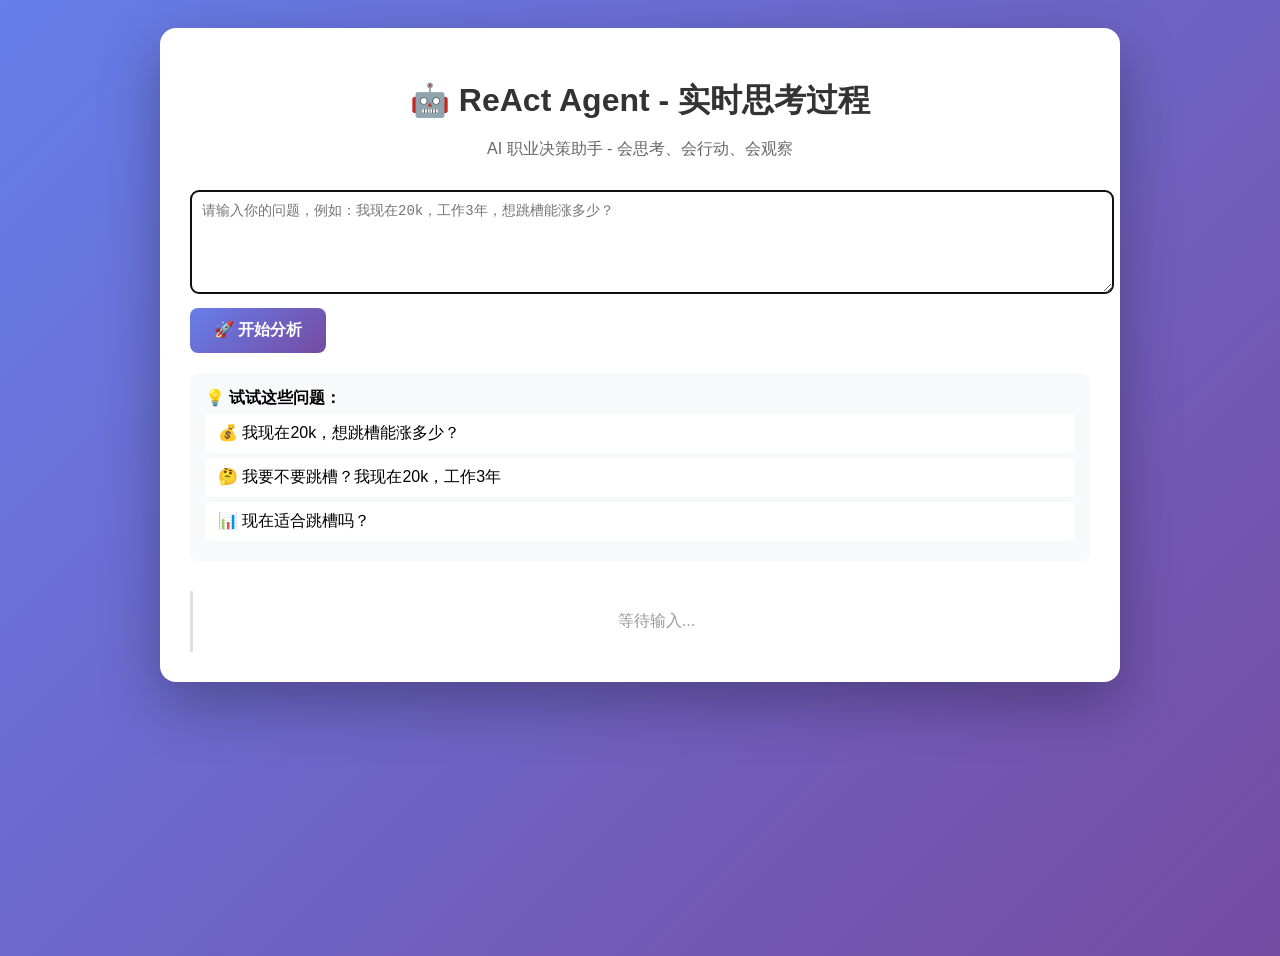
<file: src/main/resources/static/index.html>
<!DOCTYPE html>
<html lang="zh-CN">
<head>
    <meta charset="UTF-8">
    <title>ReAct Agent - 实时思考过程</title>
    <style>
        body {
            font-family: Arial, sans-serif;
            background: linear-gradient(135deg, #667eea 0%, #764ba2 100%);
            min-height: 100vh;
            padding: 20px;
        }
        .container {
            max-width: 900px;
            margin: 0 auto;
            background: white;
            border-radius: 16px;
            padding: 30px;
            box-shadow: 0 20px 60px rgba(0,0,0,0.3);
        }
        h1 {
            text-align: center;
            color: #333;
            margin-bottom: 10px;
        }
        .subtitle {
            text-align: center;
            color: #666;
            margin-bottom: 30px;
        }
        textarea {
            width: 100%;
            min-height: 80px;
            padding: 10px;
            border: 2px solid #e0e0e0;
            border-radius: 8px;
            font-size: 14px;
            resize: vertical;
        }
        button {
            padding: 12px 24px;
            background: linear-gradient(135deg, #667eea 0%, #764ba2 100%);
            color: white;
            border: none;
            border-radius: 8px;
            cursor: pointer;
            font-size: 16px;
            margin-top: 10px;
            font-weight: bold;
            transition: all 0.3s;
        }
        button:hover {
            transform: translateY(-2px);
            box-shadow: 0 6px 16px rgba(102, 126, 234, 0.4);
        }
        button:active {
            transform: translateY(0);
        }
        button:disabled {
            opacity: 0.6;
            cursor: not-allowed;
            transform: none;
        }
        .timeline {
            margin-top: 30px;
            padding-left: 30px;
            border-left: 3px solid #e0e0e0;
        }
        .timeline-item {
            margin-bottom: 20px;
            padding-left: 20px;
            position: relative;
            animation: slideIn 0.3s ease-out;
        }
        @keyframes slideIn {
            from {
                opacity: 0;
                transform: translateX(-10px);
            }
            to {
                opacity: 1;
                transform: translateX(0);
            }
        }
        .timeline-item::before {
            content: '';
            position: absolute;
            left: -34px;
            top: 5px;
            width: 12px;
            height: 12px;
            border-radius: 50%;
            background: #667eea;
        }
        .round-header {
            font-weight: bold;
            color: #667eea;
            margin-bottom: 8px;
            font-size: 1.1em;
        }
        .round-content {
            margin-bottom: 8px;
            line-height: 1.6;
        }
        .round-content:last-child {
            margin-bottom: 0;
        }
        .thought {
            background: #f0f4ff;
            padding: 10px 15px;
            border-radius: 8px;
            border-left: 4px solid #667eea;
            margin-bottom: 8px;
        }
        .action {
            background: #e8f5e9;
            padding: 10px 15px;
            border-radius: 8px;
            border-left: 4px solid #28a745;
            margin-bottom: 8px;
        }
        .observation {
            background: #fff3cd;
            padding: 10px 15px;
            border-radius: 8px;
            border-left: 4px solid #ffc107;
            margin-bottom: 8px;
        }
        .final-answer {
            background: linear-gradient(135deg, #f093fb 0%, #f5576c 100%);
            color: white;
            padding: 15px 20px;
            border-radius: 8px;
            font-weight: bold;
        }
        .loading-dots {
            display: inline-flex;
            gap: 5px;
        }
        .loading-dots span {
            width: 8px;
            height: 8px;
            border-radius: 50%;
            background: #667eea;
            animation: bounce 1.4s infinite ease-in-out both;
        }
        .loading-dots span:nth-child(1) {
            animation-delay: -0.32s;
        }
        .loading-dots span:nth-child(2) {
            animation-delay: -0.16s;
        }
        @keyframes bounce {
            0%, 80%, 100% {
                transform: scale(0);
            }
            40% {
                transform: scale(1);
            }
        }
        .examples {
            margin-top: 20px;
            padding: 15px;
            background: #f8f9fa;
            border-radius: 8px;
        }
        .example-item {
            padding: 8px 12px;
            margin: 5px 0;
            background: white;
            border-radius: 5px;
            cursor: pointer;
            transition: all 0.3s;
            border: 1px solid transparent;
        }
        .example-item:hover {
            border-color: #667eea;
            transform: translateX(5px);
        }
    </style>
</head>
<body>
    <div class="container">
        <h1>🤖 ReAct Agent - 实时思考过程</h1>
        <p class="subtitle">AI 职业决策助手 - 会思考、会行动、会观察</p>

        <textarea id="userMessage" placeholder="请输入你的问题，例如：我现在20k，工作3年，想跳槽能涨多少？"></textarea>
        <button id="sendButton" onclick="startAnalysis()">🚀 开始分析</button>

        <div class="examples">
            <strong>💡 试试这些问题：</strong><br>
            <div class="example-item" onclick="useExample('我现在20k，想跳槽能涨多少？')">
                💰 我现在20k，想跳槽能涨多少？
            </div>
            <div class="example-item" onclick="useExample('我要不要跳槽？我现在20k，工作3年')">
                🤔 我要不要跳槽？我现在20k，工作3年
            </div>
            <div class="example-item" onclick="useExample('现在适合跳槽吗？')">
                📊 现在适合跳槽吗？
            </div>
        </div>

        <div id="timeline" class="timeline">
            <div style="text-align: center; color: #999; padding: 20px;">
                等待输入...
            </div>
        </div>
    </div>

    <script>
        let eventSource = null;

        function useExample(message) {
            document.getElementById('userMessage').value = message;
            startAnalysis();
        }

        function startAnalysis() {
            const message = document.getElementById('userMessage').value.trim();
            if (!message) {
                alert('请输入问题');
                return;
            }

            // 禁用按钮
            document.getElementById('sendButton').disabled = true;

            // 清空时间线
            document.getElementById('timeline').innerHTML = '';

            // 添加开始提示
            appendToTimeline(`
                <div class="timeline-item">
                    <div class="round-header">🤔 AI 正在思考...</div>
                </div>
            `);

            // 连接 SSE（使用 ReAct Agent 接口）
            const url = '/api/react/chat/stream?message=' + encodeURIComponent(message);
            eventSource = new EventSource(url);

            let currentRound = null;
            let currentRoundDiv = null;

            // 监听轮次事件
            eventSource.addEventListener('round', (e) => {
                const roundNumber = e.data.replace('Round ', '');
                currentRound = parseInt(roundNumber);

                // 创建新的轮次容器
                currentRoundDiv = document.createElement('div');
                currentRoundDiv.className = 'timeline-item';
                currentRoundDiv.innerHTML = `
                    <div class="round-header">💭 Round ${roundNumber}</div>
                    <div class="loading-dots">
                        <span></span>
                        <span></span>
                        <span></span>
                    </div>
                `;
                document.getElementById('timeline').appendChild(currentRoundDiv);
                scrollToBottom();
            });

            // 监听思考事件
            eventSource.addEventListener('thought', (e) => {
                if (currentRoundDiv) {
                    const thoughtDiv = document.createElement('div');
                    thoughtDiv.className = 'thought';
                    thoughtDiv.innerHTML = `<strong>💭 思考：</strong>${escapeHtml(e.data)}`;
                    currentRoundDiv.appendChild(thoughtDiv);
                    scrollToBottom();
                }
            });

            // 监听行动事件
            eventSource.addEventListener('action', (e) => {
                if (currentRoundDiv) {
                    const actionDiv = document.createElement('div');
                    actionDiv.className = 'action';
                    actionDiv.innerHTML = `<strong>🎬 行动：</strong>${escapeHtml(e.data)}`;
                    currentRoundDiv.appendChild(actionDiv);
                    scrollToBottom();
                }
            });

            // 监听观察事件
            eventSource.addEventListener('observation', (e) => {
                if (currentRoundDiv) {
                    // 移除加载动画
                    const loadingDots = currentRoundDiv.querySelector('.loading-dots');
                    if (loadingDots) {
                        loadingDots.remove();
                    }

                    const observationDiv = document.createElement('div');
                    observationDiv.className = 'observation';
                    // 截断过长的观察结果
                    let observation = e.data;
                    if (observation.length > 200) {
                        observation = observation.substring(0, 200) + '...';
                    }
                    observationDiv.innerHTML = `<strong>👁️ 观察：</strong>${escapeHtml(observation)}`;
                    currentRoundDiv.appendChild(observationDiv);
                    scrollToBottom();
                }
            });

            // 监听最终答案事件
            eventSource.addEventListener('final_answer', (e) => {
                const finalDiv = document.createElement('div');
                finalDiv.className = 'timeline-item';
                finalDiv.innerHTML = `
                    <div class="final-answer">
                        <strong>✅ 最终答案</strong><br><br>
                        ${escapeHtml(e.data).replace(/\n/g, '<br>')}
                    </div>
                `;
                document.getElementById('timeline').appendChild(finalDiv);
                scrollToBottom();
            });

            // 监听完成事件
            eventSource.addEventListener('done', (e) => {
                setTimeout(() => {
                    const doneDiv = document.createElement('div');
                    doneDiv.className = 'timeline-item';
                    doneDiv.innerHTML = `
                        <div style="color: #28a745; font-weight: bold;">
                            ✓ ${e.data}
                        </div>
                    `;
                    document.getElementById('timeline').appendChild(doneDiv);
                    scrollToBottom();

                    // 恢复按钮
                    document.getElementById('sendButton').disabled = false;
                }, 500);

                eventSource.close();
            });

            // 监听错误事件
            eventSource.addEventListener('error', (e) => {
                const errorDiv = document.createElement('div');
                errorDiv.className = 'timeline-item';
                errorDiv.innerHTML = `
                    <div style="color: #dc3545; font-weight: bold;">
                        ❌ 错误：${escapeHtml(e.data)}
                    </div>
                `;
                document.getElementById('timeline').appendChild(errorDiv);
                scrollToBottom();

                // 恢复按钮
                document.getElementById('sendButton').disabled = false;
                eventSource.close();
            });

            // 连接关闭
            eventSource.onerror = () => {
                // 恢复按钮
                document.getElementById('sendButton').disabled = false;
                eventSource.close();
            };
        }

        function appendToTimeline(html) {
            document.getElementById('timeline').innerHTML += html;
        }

        function scrollToBottom() {
            const timeline = document.getElementById('timeline');
            timeline.scrollTop = timeline.scrollHeight;
        }

        function escapeHtml(text) {
            const div = document.createElement('div');
            div.textContent = text;
            return div.innerHTML;
        }

        // 页面加载完成后自动聚焦输入框
        window.onload = () => {
            document.getElementById('userMessage').focus();
        };
    </script>
</body>
</html>
</file>
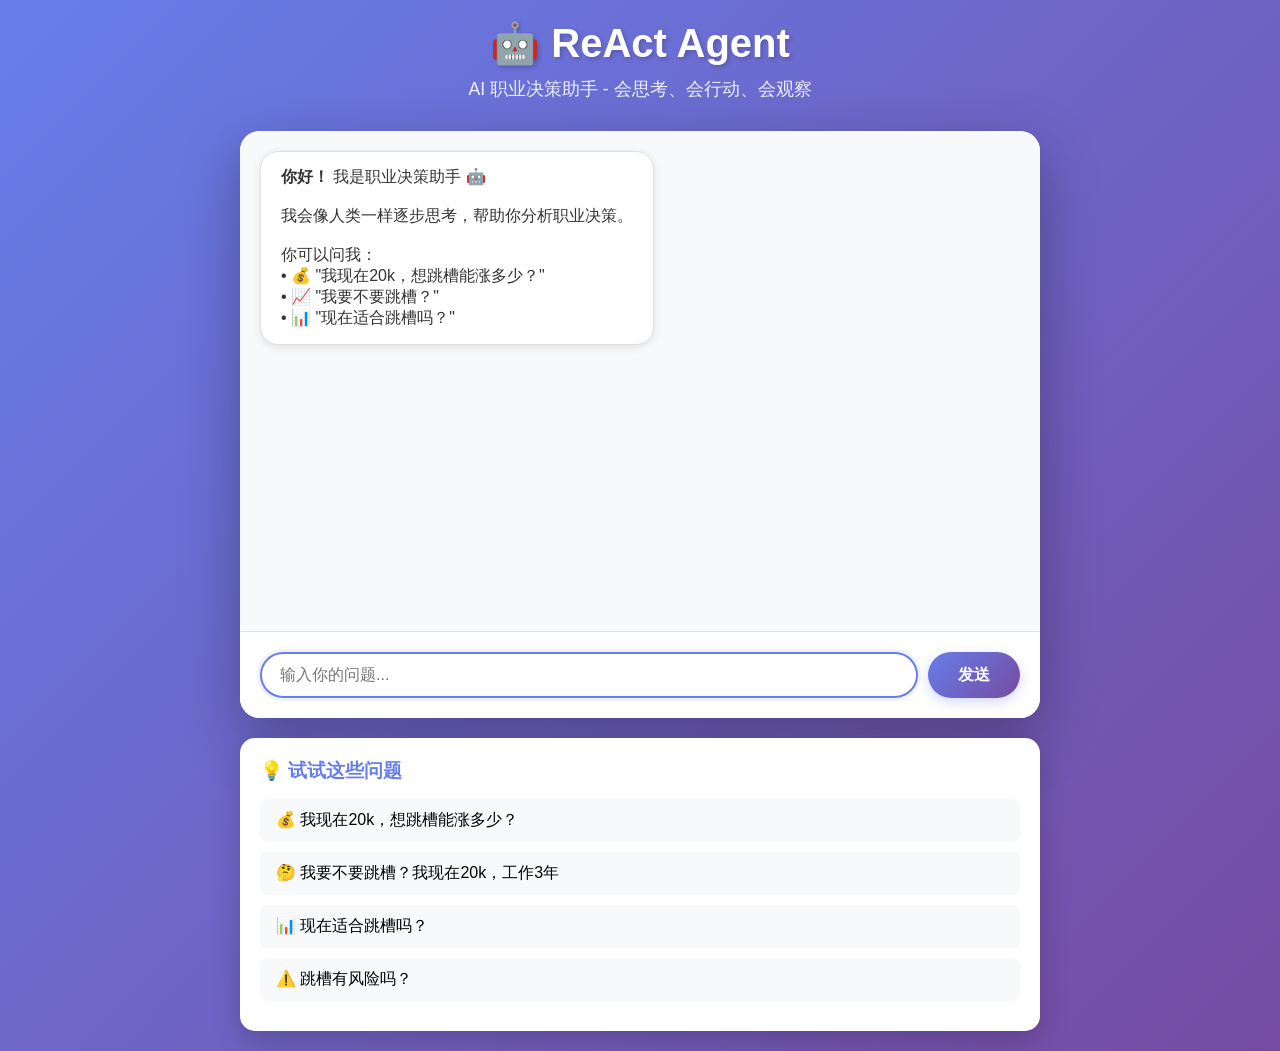
<file: frontend/react-demo.html>
<!DOCTYPE html>
<html lang="zh-CN">
<head>
    <meta charset="UTF-8">
    <meta name="viewport" content="width=device-width, initial-scale=1.0">
    <title>ReAct Agent - AI 职业决策助手</title>
    <style>
        * {
            margin: 0;
            padding: 0;
            box-sizing: border-box;
        }

        body {
            font-family: -apple-system, BlinkMacSystemFont, 'Segoe UI', Roboto, 'Helvetica Neue', Arial, sans-serif;
            background: linear-gradient(135deg, #667eea 0%, #764ba2 100%);
            min-height: 100vh;
            padding: 20px;
        }

        .container {
            max-width: 800px;
            margin: 0 auto;
        }

        .header {
            text-align: center;
            color: white;
            margin-bottom: 30px;
        }

        .header h1 {
            font-size: 2.5em;
            margin-bottom: 10px;
            text-shadow: 2px 2px 4px rgba(0,0,0,0.2);
        }

        .header p {
            font-size: 1.1em;
            opacity: 0.9;
        }

        .chat-container {
            background: white;
            border-radius: 20px;
            box-shadow: 0 20px 60px rgba(0,0,0,0.3);
            overflow: hidden;
        }

        .chat-messages {
            height: 500px;
            overflow-y: auto;
            padding: 20px;
            background: #f8f9fa;
        }

        .message {
            margin-bottom: 20px;
            animation: fadeIn 0.3s ease-in;
        }

        @keyframes fadeIn {
            from {
                opacity: 0;
                transform: translateY(10px);
            }
            to {
                opacity: 1;
                transform: translateY(0);
            }
        }

        .user-message {
            display: flex;
            justify-content: flex-end;
        }

        .user-message .bubble {
            background: linear-gradient(135deg, #667eea 0%, #764ba2 100%);
            color: white;
            padding: 12px 18px;
            border-radius: 18px;
            max-width: 70%;
            box-shadow: 0 2px 8px rgba(0,0,0,0.1);
        }

        .ai-message {
            display: flex;
            flex-direction: column;
            align-items: flex-start;
        }

        .ai-message .bubble {
            background: white;
            color: #333;
            padding: 15px 20px;
            border-radius: 18px;
            max-width: 90%;
            box-shadow: 0 2px 8px rgba(0,0,0,0.1);
            border: 1px solid #e0e0e0;
        }

        .thinking-process {
            background: #f0f4ff;
            border-left: 4px solid #667eea;
            margin: 10px 0;
            padding: 15px;
            border-radius: 8px;
            max-width: 90%;
        }

        .thinking-step {
            margin-bottom: 15px;
            animation: slideIn 0.3s ease-out;
        }

        @keyframes slideIn {
            from {
                opacity: 0;
                transform: translateX(-10px);
            }
            to {
                opacity: 1;
                transform: translateX(0);
            }
        }

        .thinking-step:last-child {
            margin-bottom: 0;
        }

        .step-header {
            font-weight: bold;
            color: #667eea;
            margin-bottom: 8px;
            font-size: 0.95em;
        }

        .step-content {
            color: #555;
            line-height: 1.6;
            font-size: 0.95em;
        }

        .thought-icon {
            display: inline-block;
            margin-right: 8px;
        }

        .action-icon {
            display: inline-block;
            margin-right: 8px;
        }

        .observation-icon {
            display: inline-block;
            margin-right: 8px;
        }

        .final-answer {
            background: linear-gradient(135deg, #f093fb 0%, #f5576c 100%);
            color: white;
            padding: 20px;
            border-radius: 12px;
            margin-top: 15px;
            box-shadow: 0 4px 12px rgba(0,0,0,0.15);
        }

        .final-answer h3 {
            margin-bottom: 10px;
            font-size: 1.1em;
        }

        .input-area {
            padding: 20px;
            background: white;
            border-top: 1px solid #e0e0e0;
        }

        .input-wrapper {
            display: flex;
            gap: 10px;
        }

        .input-wrapper input {
            flex: 1;
            padding: 12px 18px;
            border: 2px solid #e0e0e0;
            border-radius: 25px;
            font-size: 1em;
            outline: none;
            transition: all 0.3s;
        }

        .input-wrapper input:focus {
            border-color: #667eea;
            box-shadow: 0 0 0 3px rgba(102, 126, 234, 0.1);
        }

        .input-wrapper button {
            padding: 12px 30px;
            background: linear-gradient(135deg, #667eea 0%, #764ba2 100%);
            color: white;
            border: none;
            border-radius: 25px;
            font-size: 1em;
            font-weight: bold;
            cursor: pointer;
            transition: all 0.3s;
            box-shadow: 0 4px 12px rgba(102, 126, 234, 0.3);
        }

        .input-wrapper button:hover {
            transform: translateY(-2px);
            box-shadow: 0 6px 16px rgba(102, 126, 234, 0.4);
        }

        .input-wrapper button:active {
            transform: translateY(0);
        }

        .input-wrapper button:disabled {
            opacity: 0.6;
            cursor: not-allowed;
            transform: none;
        }

        .typing-indicator {
            display: inline-flex;
            gap: 5px;
            padding: 10px 15px;
        }

        .typing-indicator span {
            width: 8px;
            height: 8px;
            border-radius: 50%;
            background: #667eea;
            animation: bounce 1.4s infinite ease-in-out both;
        }

        .typing-indicator span:nth-child(1) {
            animation-delay: -0.32s;
        }

        .typing-indicator span:nth-child(2) {
            animation-delay: -0.16s;
        }

        @keyframes bounce {
            0%, 80%, 100% {
                transform: scale(0);
            }
            40% {
                transform: scale(1);
            }
        }

        .status-badge {
            display: inline-block;
            padding: 4px 12px;
            border-radius: 12px;
            font-size: 0.85em;
            font-weight: bold;
            margin-bottom: 10px;
        }

        .status-thinking {
            background: #fff3cd;
            color: #856404;
        }

        .status-done {
            background: #d4edda;
            color: #155724;
        }

        .examples {
            background: white;
            border-radius: 15px;
            padding: 20px;
            margin-top: 20px;
            box-shadow: 0 10px 30px rgba(0,0,0,0.2);
        }

        .examples h3 {
            margin-bottom: 15px;
            color: #667eea;
        }

        .example-item {
            padding: 10px 15px;
            background: #f8f9fa;
            border-radius: 8px;
            margin-bottom: 10px;
            cursor: pointer;
            transition: all 0.3s;
            border: 1px solid transparent;
        }

        .example-item:hover {
            background: #e9ecef;
            border-color: #667eea;
            transform: translateX(5px);
        }

        .loading-dots {
            display: inline-flex;
            gap: 5px;
        }

        .loading-dots span {
            width: 8px;
            height: 8px;
            border-radius: 50%;
            background: #667eea;
            animation: pulse 1.4s infinite ease-in-out both;
        }

        .loading-dots span:nth-child(1) {
            animation-delay: -0.32s;
        }

        .loading-dots span:nth-child(2) {
            animation-delay: -0.16s;
        }

        @keyframes pulse {
            0%, 80%, 100% {
                opacity: 0.5;
            }
            40% {
                opacity: 1;
            }
        }
    </style>
</head>
<body>
    <div class="container">
        <div class="header">
            <h1>🤖 ReAct Agent</h1>
            <p>AI 职业决策助手 - 会思考、会行动、会观察</p>
        </div>

        <div class="chat-container">
            <div class="chat-messages" id="chatMessages">
                <div class="message ai-message">
                    <div class="bubble">
                        <strong>你好！</strong> 我是职业决策助手 🤖<br><br>
                        我会像人类一样逐步思考，帮助你分析职业决策。<br><br>
                        你可以问我：<br>
                        • 💰 "我现在20k，想跳槽能涨多少？"<br>
                        • 📈 "我要不要跳槽？"<br>
                        • 📊 "现在适合跳槽吗？"
                    </div>
                </div>
            </div>

            <div class="input-area">
                <div class="input-wrapper">
                    <input
                        type="text"
                        id="userInput"
                        placeholder="输入你的问题..."
                        onkeypress="handleKeyPress(event)"
                    >
                    <button id="sendButton" onclick="sendMessage()">发送</button>
                </div>
            </div>
        </div>

        <div class="examples">
            <h3>💡 试试这些问题</h3>
            <div class="example-item" onclick="useExample('我现在20k，想跳槽能涨多少？')">
                💰 我现在20k，想跳槽能涨多少？
            </div>
            <div class="example-item" onclick="useExample('我要不要跳槽？我现在20k，工作3年')">
                🤔 我要不要跳槽？我现在20k，工作3年
            </div>
            <div class="example-item" onclick="useExample('现在适合跳槽吗？')">
                📊 现在适合跳槽吗？
            </div>
            <div class="example-item" onclick="useExample('跳槽有风险吗？')">
                ⚠️ 跳槽有风险吗？
            </div>
        </div>
    </div>

    <script>
        const API_URL = 'http://localhost:8199';
        let eventSource = null;

        function handleKeyPress(event) {
            if (event.key === 'Enter') {
                sendMessage();
            }
        }

        function useExample(message) {
            document.getElementById('userInput').value = message;
            sendMessage();
        }

        function sendMessage() {
            const input = document.getElementById('userInput');
            const message = input.value.trim();

            if (!message) {
                return;
            }

            // 显示用户消息
            appendUserMessage(message);

            // 清空输入框
            input.value = '';

            // 禁用发送按钮
            document.getElementById('sendButton').disabled = true;

            // 创建 AI 消息容器
            const aiMessageContainer = appendAIMessage();

            // 连接 SSE
            connectToReActAgent(message, aiMessageContainer);
        }

        function appendUserMessage(message) {
            const chatMessages = document.getElementById('chatMessages');
            const messageDiv = document.createElement('div');
            messageDiv.className = 'message user-message';
            messageDiv.innerHTML = `<div class="bubble">${escapeHtml(message)}</div>`;
            chatMessages.appendChild(messageDiv);
            chatMessages.scrollTop = chatMessages.scrollHeight;
        }

        function appendAIMessage() {
            const chatMessages = document.getElementById('chatMessages');
            const messageDiv = document.createElement('div');
            messageDiv.className = 'message ai-message';

            const container = document.createElement('div');
            container.className = 'bubble';
            container.innerHTML = '<div class="typing-indicator"><span></span><span></span><span></span></div>';

            messageDiv.appendChild(container);
            chatMessages.appendChild(messageDiv);
            chatMessages.scrollTop = chatMessages.scrollHeight;

            return container;
        }

        function connectToReActAgent(message, container) {
            // 构建 SSE URL
            const url = `${API_URL}/api/react/chat/stream?message=${encodeURIComponent(message)}`;

            // 创建 EventSource
            eventSource = new EventSource(url);

            let currentRound = null;
            let rounds = [];

            // 开始事件
            eventSource.addEventListener('start', (e) => {
                container.innerHTML = '<div class="status-badge status-thinking">🤔 AI 正在思考...</div>';
            });

            // 轮次事件
            eventSource.addEventListener('round', (e) => {
                currentRound = {
                    number: e.data.replace('Round ', ''),
                    thought: null,
                    action: null,
                    observation: null
                };
                rounds.push(currentRound);

                appendThinkingProcess(container, currentRound);
            });

            // 思考事件
            eventSource.addEventListener('thought', (e) => {
                if (currentRound) {
                    currentRound.thought = e.data;
                    updateThinkingProcess(container, currentRound);
                }
            });

            // 行动事件
            eventSource.addEventListener('action', (e) => {
                if (currentRound) {
                    currentRound.action = e.data;
                    updateThinkingProcess(container, currentRound);
                }
            });

            // 观察事件
            eventSource.addEventListener('observation', (e) => {
                if (currentRound) {
                    currentRound.observation = e.data;
                    updateThinkingProcess(container, currentRound);
                }
            });

            // 最终答案事件
            eventSource.addEventListener('final_answer', (e) => {
                appendFinalAnswer(container, e.data);
                container.querySelector('.status-badge')?.remove();
            });

            // 完成事件
            eventSource.addEventListener('done', (e) => {
                setTimeout(() => {
                    container.innerHTML += `<div style="margin-top: 10px; font-size: 0.85em; color: #28a745;">✓ ${e.data}</div>`;
                    finishChat();
                }, 500);
            });

            // 错误事件
            eventSource.addEventListener('error', (e) => {
                container.innerHTML += `<div style="margin-top: 10px; color: #dc3545;">❌ 错误：${e.data}</div>`;
                finishChat();
            });

            // 连接关闭
            eventSource.onerror = () => {
                finishChat();
            };
        }

        function appendThinkingProcess(container, round) {
            let thinkingHtml = container.innerHTML;

            // 查找或创建思考过程容器
            let processContainer = container.querySelector('.thinking-process');
            if (!processContainer) {
                thinkingHtml += '<div class="thinking-process"></div>';
                container.innerHTML = thinkingHtml;
                processContainer = container.querySelector('.thinking-process');
            }

            // 添加新的思考步骤
            const stepHtml = `
                <div class="thinking-step" id="round-${round.number}">
                    <div class="step-header">
                        <span class="thought-icon">💭</span>
                        Round ${round.number}
                        <div class="loading-dots">
                            <span></span>
                            <span></span>
                            <span></span>
                        </div>
                    </div>
                </div>
            `;

            processContainer.innerHTML += stepHtml;
            scrollToBottom();
        }

        function updateThinkingProcess(container, round) {
            const stepElement = container.querySelector(`#round-${round.number}`);
            if (!stepElement) return;

            let content = '';

            if (round.thought) {
                content += `
                    <div class="step-content">
                        <strong>💭 思考：</strong>${escapeHtml(round.thought)}
                    </div>
                `;
            }

            if (round.action) {
                content += `
                    <div class="step-content">
                        <strong>🎬 行动：</strong>${escapeHtml(round.action)}
                    </div>
                `;
            }

            if (round.observation) {
                content += `
                    <div class="step-content">
                        <strong>👁️ 观察：</strong>${escapeHtml(round.observation)}
                    </div>
                `;

                // 移除加载动画
                stepElement.querySelector('.loading-dots')?.remove();
            }

            stepElement.innerHTML = `
                <div class="step-header">
                    <span class="thought-icon">💭</span>
                    Round ${round.number}
                </div>
                ${content}
            `;

            scrollToBottom();
        }

        function appendFinalAnswer(container, answer) {
            const answerHtml = `
                <div class="final-answer">
                    <h3>✅ 最终答案</h3>
                    ${formatAnswer(answer)}
                </div>
            `;
            container.innerHTML += answerHtml;
            scrollToBottom();
        }

        function formatAnswer(text) {
            // 简单的格式化
            return text
                .replace(/\n/g, '<br>')
                .replace(/\*\*(.*?)\*\*/g, '<strong>$1</strong>')
                .replace(/• /g, '• ');
        }

        function finishChat() {
            if (eventSource) {
                eventSource.close();
                eventSource = null;
            }
            document.getElementById('sendButton').disabled = false;
        }

        function scrollToBottom() {
            const chatMessages = document.getElementById('chatMessages');
            chatMessages.scrollTop = chatMessages.scrollHeight;
        }

        function escapeHtml(text) {
            const div = document.createElement('div');
            div.textContent = text;
            return div.innerHTML;
        }

        // 页面加载完成后自动聚焦输入框
        window.onload = () => {
            document.getElementById('userInput').focus();
        };
    </script>
</body>
</html>
</file>
